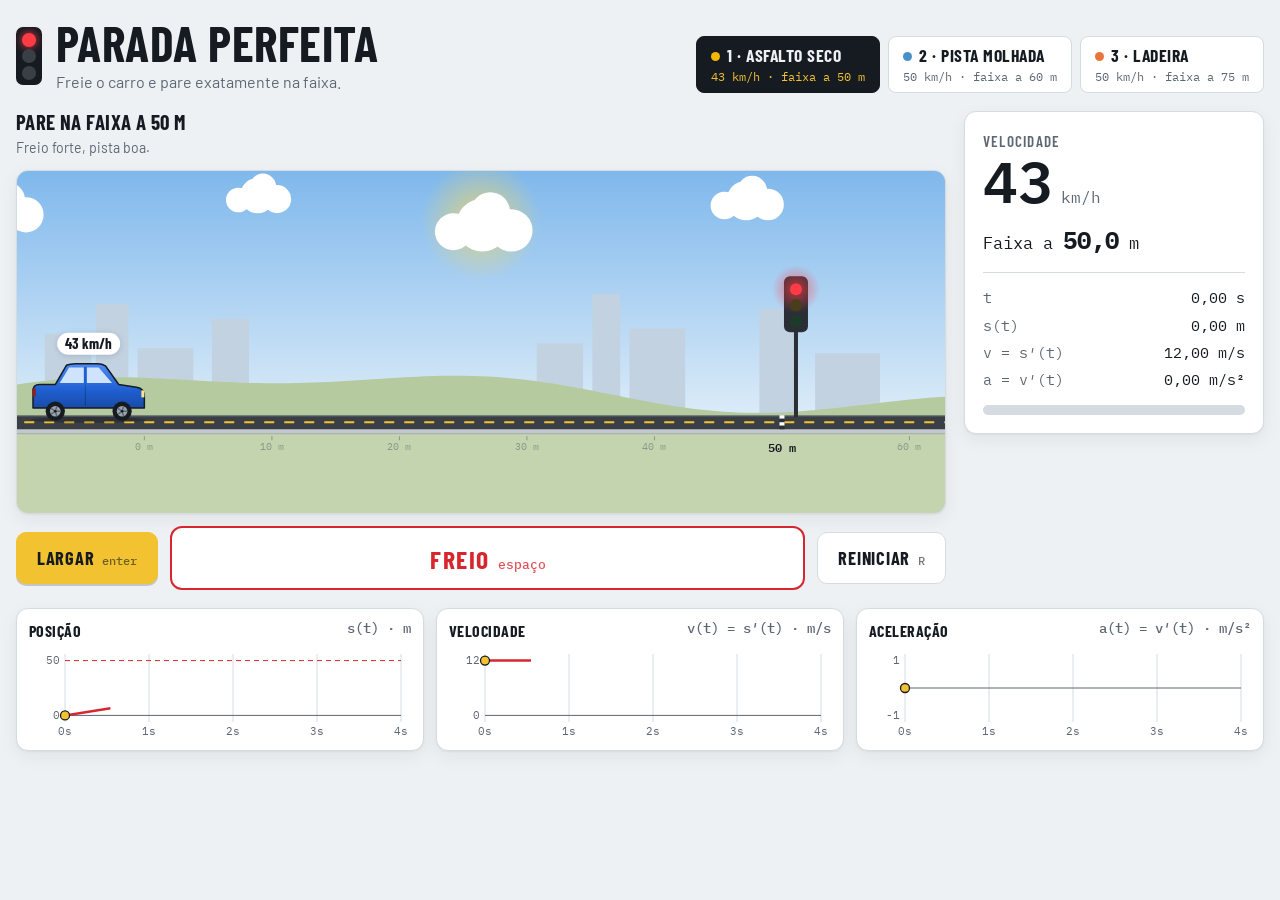
<file: index.html>
<!DOCTYPE html>
<html lang="pt-BR">
<head>
<meta charset="utf-8">
<meta name="color-scheme" content="light">
<meta name="viewport" content="width=device-width, initial-scale=1, viewport-fit=cover">
<title>Parada Perfeita</title>
<!-- Fontes do Google: se estiver offline, o CSS usa as fontes de reserva -->
<link rel="preconnect" href="https://fonts.googleapis.com">
<link rel="preconnect" href="https://fonts.gstatic.com" crossorigin>
<link rel="stylesheet" href="https://fonts.googleapis.com/css2?family=Barlow+Condensed:wght@500;600;700&family=Barlow:wght@400;500;600&family=IBM+Plex+Mono:wght@400;500;600&display=swap">
<link rel="stylesheet" href="estilo.css">
</head>
<body>
<div class="app">
  <header>
    <div class="marca">
      <div class="semaforo" aria-hidden="true"><i></i><i></i><i></i></div>
      <div>
        <h1>Parada Perfeita</h1>
        <p class="sub">Freie o carro e pare exatamente na faixa.</p>
      </div>
    </div>
    <nav class="fases" id="fases" aria-label="Fases"></nav>
  </header>

  <main class="grade">
    <section class="pista">
      <div class="topo">
        <p class="missao" id="missao"></p>
        <p class="veredito" id="veredito" hidden></p>
      </div>
      <div class="cena"><canvas id="cena" aria-label="Pista vista de lado, com o carro e a faixa de parada"></canvas></div>
      <div class="comandos">
        <button type="button" class="btn" id="largar" aria-keyshortcuts="Enter"><span id="largar-texto">Largar</span><kbd>enter</kbd></button>
        <button type="button" id="freio" aria-label="Freio: segure para frear" aria-keyshortcuts="Space ArrowDown"><span>Freio<kbd>espaço</kbd></span></button>
        <button type="button" class="btn" id="reiniciar" aria-keyshortcuts="R">Reiniciar<kbd>R</kbd></button>
      </div>
    </section>

    <aside class="painel" aria-label="Telemetria">
      <div>
        <p class="rotulo">Velocidade</p>
        <div class="grande"><b id="kmh">0</b><span>km/h</span></div>
      </div>
      <p class="faixa">Faixa a <b id="falta">—</b> m</p>
      <dl class="tele">
        <dt>t</dt><dd id="t-t">—</dd>
        <dt>s(t)</dt><dd id="t-s">—</dd>
        <dt>v = s′(t)</dt><dd id="t-v">—</dd>
        <dt>a = v′(t)</dt><dd id="t-a">—</dd>
      </dl>
      <div class="pedal" aria-hidden="true"><i id="pedal"></i></div>
      <p id="instante" hidden></p>
    </aside>
  </main>

  <section class="graficos" id="graficos" aria-label="Gráficos no tempo">
    <div class="graf"><h3>Posição <span>s(t) · m</span></h3><canvas id="g-s"></canvas></div>
    <div class="graf"><h3>Velocidade <span>v(t) = s′(t) · m/s</span></h3><canvas id="g-v"></canvas></div>
    <div class="graf"><h3>Aceleração <span>a(t) = v′(t) · m/s²</span></h3><canvas id="g-a"></canvas></div>
  </section>

  <section class="relatorio" id="relatorio" aria-label="Relatório da jogada" hidden>
    <div class="relatorio-topo">
      <h2>Relatório da jogada</h2>
      <label class="comparar"><input type="checkbox" id="comparar"> Comparar a próxima jogada com esta</label>
    </div>
    <div class="relatorio-corpo" id="relatorio-corpo"></div>
  </section>
</div>

<!-- A ordem importa: cada arquivo usa o que os anteriores definiram -->
<script src="js/fisica.js"></script>
<script src="js/fases.js"></script>
<script src="js/desenho.js"></script>
<script src="js/relatorio.js"></script>
<script src="js/principal.js"></script>
</body>
</html>
</file>
<file: estilo.css>
/*
 * estilo.css — visual do jogo "Parada Perfeita".
 * Layout: a pista em cena larga no topo, painel de telemetria ao lado,
 * gráficos das derivadas embaixo (pequenos, a pedido do professor).
 * As fontes do Google podem falhar offline: cada uma tem fontes de reserva.
 */

/* ---------- Cores e fontes (só modo claro) ---------- */
:root {
  --bg: #eef1f4;
  --panel: #ffffff;
  --ink: #161b22;
  --muted: #5d6773;
  --line: #d6dbe1;
  --paint: #f2c230;
  --signal: #d8262f;
  --accent: #1f5fd1;
  --ok: #128a51;
  --destaque: #7b4fd6;   /* marcas do relatório nos gráficos */
  --bad: #d8262f;
  --sombra: 0 1px 2px rgba(22, 27, 34, .05), 0 6px 18px rgba(22, 27, 34, .06);
  --font-display: "Barlow Condensed", "Arial Narrow", "Roboto Condensed", sans-serif;
  --font-body: "Barlow", system-ui, -apple-system, "Segoe UI", sans-serif;
  --font-mono: "IBM Plex Mono", ui-monospace, "SF Mono", Menlo, Consolas, monospace;
  color-scheme: light;
}

/* ---------- Base ---------- */
[hidden] { display: none !important; }
* { box-sizing: border-box; }
html, body { margin: 0; }
body { background: var(--bg); color: var(--ink); font-family: var(--font-body); font-size: 16px; line-height: 1.45; }
.app {
  max-width: 1280px; margin: 0 auto;
  padding-block: max(20px, env(safe-area-inset-top, 0px)) max(32px, env(safe-area-inset-bottom, 0px));
  padding-left: max(16px, env(safe-area-inset-left, 0px));
  padding-right: max(16px, env(safe-area-inset-right, 0px));
  display: flex; flex-direction: column; gap: 18px;
}
button { font: inherit; color: inherit; }
button:focus-visible { outline: 3px solid var(--accent); outline-offset: 2px; }

/* ---------- Topo: nome e fases ---------- */
header { display: flex; flex-wrap: wrap; align-items: flex-end; justify-content: space-between; gap: 14px 24px; }
.marca { display: flex; align-items: center; gap: 14px; }
.semaforo { width: 26px; height: 58px; border-radius: 7px; background: #161b22; display: flex; flex-direction: column; justify-content: space-around; align-items: center; padding: 4px 0; flex: none; }
.semaforo i { width: 14px; height: 14px; border-radius: 50%; background: #3a3f46; }
.semaforo i:first-child { background: #ff3b45; box-shadow: 0 0 8px #ff3b45; }
h1 { margin: 0; font-family: var(--font-display); font-weight: 700; font-size: clamp(2.1rem, 5vw, 3.1rem); line-height: .92; text-transform: uppercase; letter-spacing: .01em; }
.sub { margin: 4px 0 0; color: var(--muted); }

.fases { display: flex; flex-wrap: wrap; gap: 8px; }
.fases button {
  display: flex; flex-direction: column; align-items: flex-start; gap: 0;
  background: var(--panel); border: 1.5px solid var(--line); border-radius: 8px; padding: 6px 14px; cursor: pointer; text-align: left;
  transition: border-color .15s, background-color .15s, transform .08s;
}
.fases button:hover:not([aria-pressed="true"]) { border-color: var(--muted); }
.fases button:active { transform: scale(.97); }
.fases b { font-family: var(--font-display); font-size: 1.1rem; font-weight: 700; text-transform: uppercase; letter-spacing: .03em; }
.fases small { font-family: var(--font-mono); font-size: .75rem; color: var(--muted); }
.fases button[aria-pressed="true"] { background: var(--ink); border-color: var(--ink); color: var(--bg); }
.fases button[aria-pressed="true"] small { color: var(--paint); }
/* cada fase com a cor do seu cenário: sol, chuva e fim de tarde */
#fase-1 { --cor-fase: #f2b705; }
#fase-2 { --cor-fase: #4a90c8; }
#fase-3 { --cor-fase: #e8743b; }
.fases b::before { content: ""; display: inline-block; width: 9px; height: 9px; border-radius: 50%; background: var(--cor-fase); margin-right: 7px; vertical-align: .08em; }

/* ---------- Pista e comandos ---------- */
.grade { display: grid; grid-template-columns: minmax(0, 1fr) 300px; gap: 18px; align-items: start; }
@media (max-width: 900px) { .grade { grid-template-columns: minmax(0, 1fr); } }

.pista { display: flex; flex-direction: column; gap: 12px; min-width: 0; }
.topo { display: flex; flex-wrap: wrap; align-items: center; justify-content: space-between; gap: 8px 16px; min-height: 2.4em; }
.missao { margin: 0; font-size: 1.05rem; }
.missao strong { display: block; font-family: var(--font-display); font-size: 1.3rem; line-height: 1.1; text-transform: uppercase; letter-spacing: .02em; }
.missao span { font-size: .88rem; color: var(--muted); }
.veredito { margin: 0; font-family: var(--font-display); font-weight: 700; font-size: 1.2rem; letter-spacing: .03em; text-transform: uppercase; padding: 5px 14px; border-radius: 6px; color: #fff; }
.veredito.ok { background: var(--ok); }
.veredito.bad { background: var(--bad); }
/* o veredito aparece com um pequeno "pulo" */
.veredito:not([hidden]) { animation: aparecer .4s cubic-bezier(.2, 1.5, .4, 1); }
@keyframes aparecer { from { opacity: 0; transform: scale(.6); } to { opacity: 1; transform: none; } }
.cena { border: 1.5px solid var(--line); border-radius: 12px; overflow: hidden; background: #dcecf8; box-shadow: var(--sombra); }
#cena { display: block; width: 100%; height: clamp(240px, 38vh, 380px); }

.comandos { display: flex; flex-wrap: wrap; align-items: center; gap: 12px; }
.btn {
  font-family: var(--font-display); font-weight: 700; font-size: 1.15rem; letter-spacing: .04em; text-transform: uppercase;
  border-radius: 10px; padding: 12px 20px; cursor: pointer; border: 1.5px solid var(--line); background: var(--panel);
  transition: border-color .15s, filter .15s, transform .08s, opacity .15s;
}
.btn:hover:not(:disabled) { border-color: var(--muted); }
.btn:active:not(:disabled) { transform: translateY(1px) scale(.98); }
.btn:disabled { opacity: .45; cursor: not-allowed; }
#largar { background: var(--paint); border-color: var(--paint); color: #161b22; min-width: 7.5em; box-shadow: 0 2px 0 rgba(0, 0, 0, .18); }
#largar:hover:not(:disabled) { border-color: var(--paint); filter: brightness(1.06); }
#freio {
  position: relative; overflow: hidden; flex: 1 1 220px; min-height: 64px;
  font-family: var(--font-display); font-weight: 700; font-size: 1.6rem; letter-spacing: .06em; text-transform: uppercase;
  border-radius: 12px; border: 2px solid var(--signal); background: var(--panel); color: var(--signal); cursor: pointer;
  touch-action: none; user-select: none; -webkit-user-select: none;
  transition: box-shadow .15s, color .15s;
}
#freio:hover { box-shadow: 0 0 0 4px rgba(216, 38, 47, .14); }
/* o botão do freio enche de vermelho conforme o pedal (--p de 0 a 1) */
#freio::before { content: ""; position: absolute; inset: 0; transform-origin: left; transform: scaleX(var(--p, 0)); background: var(--signal); opacity: .9; }
#freio span { position: relative; }
@media (max-width: 600px) { #freio { order: 3; flex-basis: 100%; } }
#freio.ativo { color: #fff; }
/* tecla de atalho mostrada dentro dos botões */
#freio kbd, .btn kbd { font-family: var(--font-mono); font-size: .8rem; font-weight: 500; opacity: .8; margin-left: 8px; letter-spacing: 0; text-transform: none; }
.btn kbd { font-size: .72rem; opacity: .6; }

/* ---------- Painel de telemetria ---------- */
.painel { background: var(--panel); border: 1.5px solid var(--line); border-radius: 12px; padding: 18px; display: flex; flex-direction: column; gap: 14px; min-width: 0; box-shadow: var(--sombra); }
.rotulo { margin: 0; font-family: var(--font-display); font-weight: 600; font-size: .95rem; letter-spacing: .08em; text-transform: uppercase; color: var(--muted); }
.grande { display: flex; align-items: baseline; gap: 8px; }
#kmh { font-family: var(--font-mono); font-weight: 600; font-size: 3.6rem; line-height: 1; font-variant-numeric: tabular-nums; }
.grande span { font-family: var(--font-mono); color: var(--muted); }
.faixa { margin: 0; font-family: var(--font-mono); font-size: 1.05rem; }
.faixa b { font-size: 1.5rem; font-variant-numeric: tabular-nums; }
.tele { display: grid; grid-template-columns: auto 1fr; gap: 6px 12px; font-family: var(--font-mono); font-size: .92rem; font-variant-numeric: tabular-nums; margin: 0; padding-top: 14px; border-top: 1px solid var(--line); }
.tele dt { color: var(--muted); }
.tele dd { margin: 0; text-align: right; }
.pedal { height: 10px; border-radius: 5px; background: var(--line); overflow: hidden; }
.pedal i { display: block; height: 100%; width: 0; background: var(--signal); border-radius: 5px; }
#instante { margin: 0; align-self: flex-start; font-family: var(--font-mono); font-size: .8rem; color: var(--accent); background: var(--bg); border-radius: 999px; padding: 2px 10px; }

/* ---------- Gráficos ---------- */
.graficos { display: grid; grid-template-columns: repeat(auto-fit, minmax(270px, 1fr)); gap: 12px; }
.graf { background: var(--panel); border: 1.5px solid var(--line); border-radius: 12px; padding: 10px 12px 8px; min-width: 0; box-shadow: var(--sombra); }
.graf h3 { margin: 0; font-family: var(--font-display); font-weight: 700; font-size: 1rem; text-transform: uppercase; letter-spacing: .03em; display: flex; justify-content: space-between; gap: 8px; margin-bottom: 4px; }
.graf h3 span { font-family: var(--font-mono); font-weight: 500; font-size: .85rem; text-transform: none; letter-spacing: 0; color: var(--muted); }
.graf canvas { display: block; width: 100%; height: 96px; touch-action: pan-y; cursor: crosshair; }

/* ---------- Relatório da jogada ---------- */
.relatorio { background: var(--panel); border: 1.5px solid var(--line); border-radius: 12px; padding: 16px 18px; box-shadow: var(--sombra); animation: aparecer-suave .3s ease-out; }
@keyframes aparecer-suave { from { opacity: 0; transform: translateY(6px); } to { opacity: 1; transform: none; } }
.relatorio-topo { display: flex; flex-wrap: wrap; align-items: center; justify-content: space-between; gap: 8px 16px; margin-bottom: 10px; }
.relatorio h2 { margin: 0; font-family: var(--font-display); font-weight: 700; font-size: 1.35rem; text-transform: uppercase; letter-spacing: .03em; }
.relatorio-corpo { display: grid; grid-template-columns: repeat(auto-fit, minmax(300px, 1fr)); gap: 14px 22px; }
.relatorio-corpo.comparando { grid-template-columns: minmax(0, 1fr); }
.relatorio-corpo.comparando table { table-layout: fixed; }
.relatorio-corpo.comparando tr:first-child th:not(:first-child) { width: 11em; }
.relatorio-corpo.comparando td { white-space: normal; }
/* celular: na comparação, o rótulo fica em cima e os três valores embaixo */
@media (max-width: 600px) {
  .relatorio-corpo.comparando table, .relatorio-corpo.comparando tbody { display: block; }
  .relatorio-corpo.comparando tr { display: grid; grid-template-columns: repeat(3, minmax(0, 1fr)); column-gap: 8px; }
  .relatorio-corpo.comparando tr:first-child th:first-child { display: none; }
  .relatorio-corpo.comparando tr:first-child th:not(:first-child) { width: auto; }
  .relatorio-corpo.comparando th[scope="row"] { grid-column: 1 / -1; padding-bottom: 0; }
  .relatorio-corpo.comparando tr + tr td { border-top: 0; }
  .relatorio-corpo.comparando td { font-size: .8rem; padding-left: 0; }
}
.relatorio-corpo.comparando td:first-of-type { color: var(--ink); font-weight: 600; }
.comparar { display: flex; align-items: center; gap: 8px; font-size: .95rem; cursor: pointer; user-select: none; }
.comparar input { width: 18px; height: 18px; accent-color: var(--accent); cursor: pointer; }
.rel-grupo h3 { margin: 0 0 6px; font-family: var(--font-display); font-weight: 600; font-size: .95rem; letter-spacing: .08em; text-transform: uppercase; color: var(--muted); border-bottom: 1px solid var(--line); padding-bottom: 4px; }
.rel-grupo table { width: 100%; border-collapse: collapse; font-size: .92rem; }
.rel-grupo th, .rel-grupo td { padding: 5px 0; vertical-align: top; text-align: left; }
.rel-grupo tr + tr th, .rel-grupo tr + tr td { border-top: 1px dashed var(--line); }
.rel-grupo th[scope="row"] { font-weight: 600; padding-right: 12px; }
.rel-grupo th small { display: block; font-weight: 400; font-size: .78rem; color: var(--muted); line-height: 1.3; margin-top: 1px; }
.rel-grupo td { font-family: var(--font-mono); font-variant-numeric: tabular-nums; text-align: right; white-space: nowrap; padding-left: 10px; }
.rel-grupo tr:first-child th:not([scope]) { font-family: var(--font-display); font-size: .78rem; letter-spacing: .06em; text-transform: uppercase; color: var(--muted); text-align: right; padding-left: 10px; }
.rel-grupo td.ant { color: var(--muted); }
.rel-grupo td.dif { color: var(--accent); }

@media (prefers-reduced-motion: reduce) { * { transition: none !important; animation: none !important; } }
</file>
